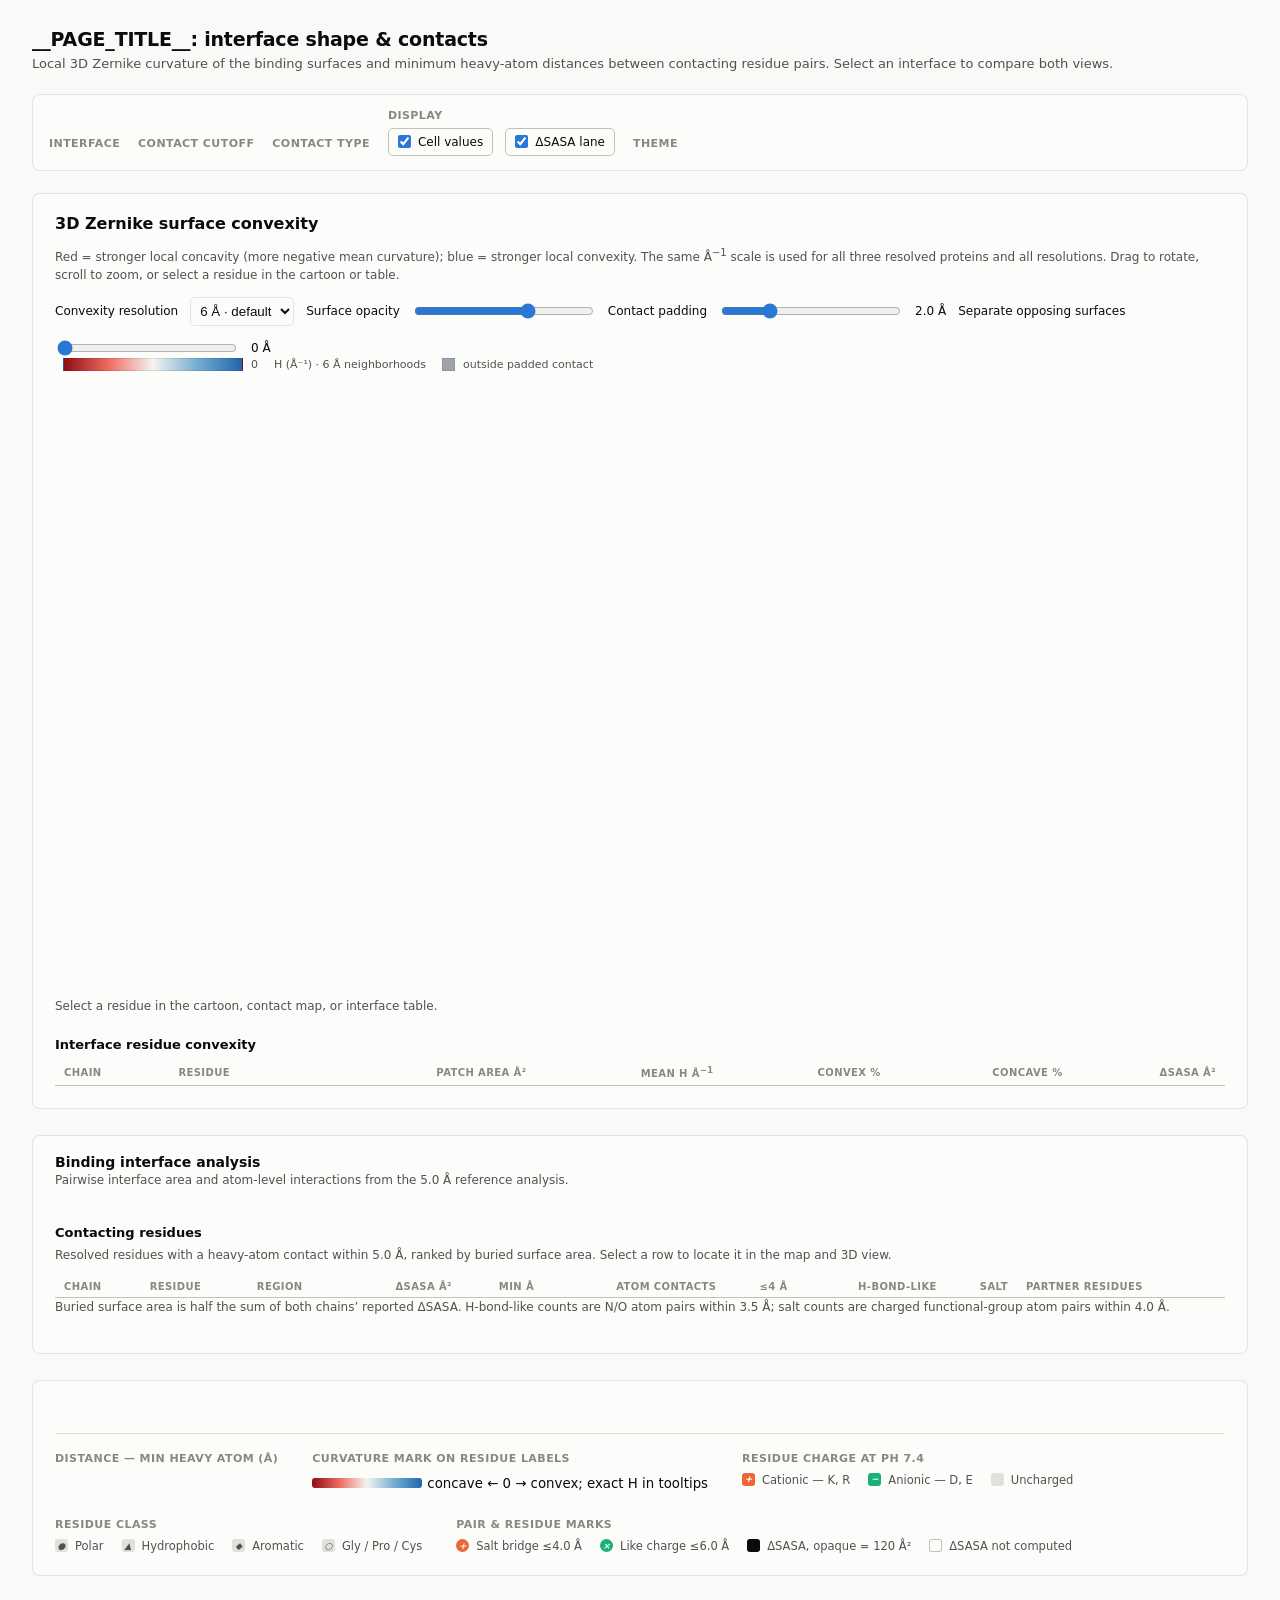
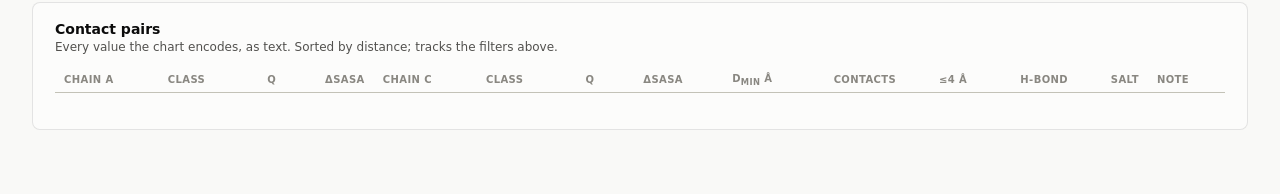
<file: standalone/contact_map_template.html>
<!DOCTYPE html>
<!--
  Template for contact_map.py. Pair data, whole-protein Zernike meshes, PDB and NGL are inlined
  at generation time, so the combined page opens under file:// without fetches.
-->
<html lang="en">
<head>
<meta charset="utf-8">
<meta name="viewport" content="width=device-width, initial-scale=1">
<title>__PAGE_TITLE__ | surface convexity and contact maps</title>
<style>
  /* ---------------------------------------------------------------------------
     Palette. Every value is a documented step; both modes were validated with
     validate_palette.js against their own surface.

       distance -> sequential blue, 5 bins, --ordinal PASS in both modes
                   (dark is a re-selected step set with the anchor flipped,
                   not an automatic inversion of the light ramp)
       charge   -> diverging orange/aqua + neutral gray midpoint. Blue is spent
                   on distance, so the documented blue<->red pair is unavailable;
                   orange<->aqua is warm/cool, PASS in both modes (worst
                   all-pairs CVD dE 9.2 light / 9.4 dark, normal-vision 27.6 /
                   26.5). Light aqua sits at 2.74:1 -> WARN, relieved by the
                   visible +/- labels and the table view below the chart.
       AA class -> no hue. A monochrome shape, because no 5-hue set from the
                   documented palette clears the all-pairs floors in both modes
                   alongside the blue ramp.
     --------------------------------------------------------------------------- */
  .viz-root {
    color-scheme: light;
    --surface-1:   #fcfcfb;
    --surface-2:   #f4f4f1;   /* empty cell: the lattice, one step off surface */
    --page:        #f9f9f7;
    --text-1:      #0b0b0b;
    --text-2:      #52514e;
    --muted:       #898781;
    --gridline:    #e1e0d9;
    --axis:        #c3c2b7;
    --ring:        rgba(11, 11, 11, 0.10);

    --d0: #0d366b; --d1: #184f95; --d2: #256abf; --d3: #3987e5; --d4: #86b6ef;
    --pos: #eb6834; --neg: #1baf7a; --neutral: #e1e0d9;
    --focus: #2a78d6;
  }
  @media (prefers-color-scheme: dark) {
    :root:where(:not([data-theme="light"])) .viz-root {
      color-scheme: dark;
      --surface-1: #1a1a19; --surface-2: #232322; --page: #0d0d0d;
      --text-1: #ffffff; --text-2: #c3c2b7; --muted: #898781;
      --gridline: #2c2c2a; --axis: #383835; --ring: rgba(255, 255, 255, 0.10);
      --d0: #cde2fb; --d1: #86b6ef; --d2: #3987e5; --d3: #256abf; --d4: #184f95;
      --pos: #d95926; --neg: #199e70; --neutral: #2c2c2a;
      --focus: #3987e5;
    }
  }
  :root[data-theme="dark"] .viz-root {
    color-scheme: dark;
    --surface-1: #1a1a19; --surface-2: #232322; --page: #0d0d0d;
    --text-1: #ffffff; --text-2: #c3c2b7; --muted: #898781;
    --gridline: #2c2c2a; --axis: #383835; --ring: rgba(255, 255, 255, 0.10);
    --d0: #cde2fb; --d1: #86b6ef; --d2: #3987e5; --d3: #256abf; --d4: #184f95;
    --pos: #d95926; --neg: #199e70; --neutral: #2c2c2a;
    --focus: #3987e5;
  }

  * { box-sizing: border-box; }
  html, body { margin: 0; }
  body {
    font-family: system-ui, -apple-system, "Segoe UI", sans-serif;
    background: var(--page);
    color: var(--text-1);
  }
  .viz-root {
    background: var(--page);
    color: var(--text-1);
    padding: 28px 32px 64px;
    max-width: 1500px;
    margin: 0 auto;
  }

  h1 { font-size: 19px; font-weight: 600; margin: 0 0 4px; letter-spacing: -0.01em; }
  .sub { font-size: 13px; color: var(--text-2); margin: 0 0 2px; line-height: 1.5; }
  .meta { font-size: 12px; color: var(--muted); margin: 0 0 20px; }

  /* --- filter row: one row, above everything it scopes ---------------------- */
  .filters {
    display: flex; flex-wrap: wrap; align-items: flex-end; gap: 18px;
    padding: 14px 16px; margin-bottom: 22px;
    background: var(--surface-1);
    border: 1px solid var(--ring); border-radius: 8px;
  }
  .fgroup { display: flex; flex-direction: column; gap: 6px; }
  .fgroup > span {
    font-size: 11px; font-weight: 600; color: var(--muted);
    text-transform: uppercase; letter-spacing: 0.04em;
  }
  .seg { display: flex; gap: 2px; }
  .seg button {
    font: inherit; font-size: 12px; padding: 6px 11px;
    background: var(--surface-1); color: var(--text-2);
    border: 1px solid var(--axis); border-radius: 5px; cursor: pointer;
    font-variant-numeric: tabular-nums;
  }
  .seg button:first-child { border-top-right-radius: 0; border-bottom-right-radius: 0; }
  .seg button:last-child { border-top-left-radius: 0; border-bottom-left-radius: 0; }
  .seg button:not(:first-child):not(:last-child) { border-radius: 0; }
  .seg button[aria-pressed="true"] {
    background: var(--text-1); color: var(--surface-1); border-color: var(--text-1);
    font-weight: 600;
  }
  .seg button:hover:not([aria-pressed="true"]) { background: var(--surface-2); }
  .filters select, .filters .toggle {
    font: inherit; font-size: 12px; padding: 6px 9px;
    background: var(--surface-1); color: var(--text-1);
    border: 1px solid var(--axis); border-radius: 5px;
  }
  .toggle { display: flex; align-items: center; gap: 7px; cursor: pointer; }
  .toggle input { margin: 0; accent-color: var(--focus); }
  .count { font-size: 12px; color: var(--text-2); margin-left: auto; padding-bottom: 7px; }
  .count b { color: var(--text-1); font-variant-numeric: tabular-nums; }

  /* --- chart card ---------------------------------------------------------- */
  .card {
    background: var(--surface-1);
    border: 1px solid var(--ring); border-radius: 8px;
    padding: 20px 22px 22px; margin-bottom: 26px;
    overflow-x: auto;
  }
  .axis-title { font-size: 12px; font-weight: 600; color: var(--text-2); }
  .axis-title .chain { color: var(--muted); font-weight: 400; }

  #grid {
    display: grid;
    gap: 2px;                       /* the surface gap does the separating */
    --cell: 30px; --lane: 13px; --gut: 20px; --gap: 7px;
    margin-top: 6px;
  }
  #grid > * { position: relative; }

  .clabel, .rlabel {
    font-size: 10.5px; color: var(--text-2); font-variant-numeric: tabular-nums;
    display: flex; align-items: center; white-space: nowrap;
  }
  .clabel {
    writing-mode: vertical-rl; transform: rotate(180deg);
    justify-content: flex-start; padding-bottom: 3px; height: 74px;
  }
  .rlabel { justify-content: flex-end; padding-right: 5px; }
  .clabel.on, .rlabel.on { color: var(--text-1); font-weight: 600; }

  .lane {
    border-radius: 3px;
    display: flex; align-items: center; justify-content: center;
    font-size: 9px; line-height: 1; color: var(--text-2);
  }
  .lane.q-pos { background: var(--pos); color: #ffffff; }
  .lane.q-neg { background: var(--neg); color: #ffffff; }
  .lane.q-0   { background: var(--neutral); color: var(--text-2); }

  .sasa { border-radius: 3px; background: var(--text-1); }
  .sasa.none {
    background: transparent;
    box-shadow: inset 0 0 0 1px var(--axis);   /* unknown, not a measured zero */
  }

  .cell {
    border-radius: 4px; background: var(--surface-2);
    display: flex; align-items: center; justify-content: center;
    font-size: 9.5px; font-variant-numeric: tabular-nums; letter-spacing: -0.02em;
    color: transparent; cursor: default;
  }
  .cell.hit { cursor: pointer; }
  .cell.b0 { background: var(--d0); } .cell.b1 { background: var(--d1); }
  .cell.b2 { background: var(--d2); } .cell.b3 { background: var(--d3); }
  .cell.b4 { background: var(--d4); }
  .cell.ink-light { color: #ffffff; } .cell.ink-dark { color: #0b0b0b; }
  #grid.novals .cell { color: transparent !important; }
  .cell.hit:hover, .cell.hit.act { outline: 2px solid var(--text-1); outline-offset: 1px; }
  .cell:focus-visible { outline: 2px solid var(--focus); outline-offset: 2px; z-index: 3; }

  /* pairwise charge badge, corner-set with a surface ring so it reads on any bin */
  .badge {
    position: absolute; top: -3px; right: -3px;
    width: 12px; height: 12px; border-radius: 50%;
    display: flex; align-items: center; justify-content: center;
    font-size: 9px; font-weight: 700; line-height: 1;
    border: 2px solid var(--surface-1);
  }
  .badge.salt { background: var(--pos); color: #ffffff; }
  .badge.like { background: var(--neg); color: #ffffff; }

  /* Sequence discontinuity: a real spacer track carrying one recessive hairline.
     Done with grid tracks rather than a margin on the cells -- a margin inside a
     fixed 30px track shrinks the cell to 21px, which both crops the value and
     drops the hit target below the 24px minimum. */
  .gapline { background: var(--gridline); }
  /* In grid, justify-self is the column axis and align-self the row axis. */
  .gapline.v { width: 1px; justify-self: center; align-self: stretch; }
  .gapline.h { height: 1px; align-self: center; justify-self: stretch; }

  .bracket { display: flex; align-items: center; justify-content: center; }
  .bracket span {
    font-size: 9px; color: var(--muted); white-space: nowrap;
    text-transform: uppercase; letter-spacing: 0.05em;
  }
  .bracket.v {
    border-left: 1px solid var(--axis); border-radius: 2px 0 0 2px;
    margin: 1px 4px 1px 0; overflow: hidden;
  }
  .bracket.v span {
    writing-mode: vertical-rl; transform: rotate(180deg);
    max-height: 100%; overflow: hidden;
  }
  .bracket.h {
    border-bottom: 1px solid var(--axis); border-radius: 0 0 2px 2px;
    margin: 0 0 4px; align-items: flex-end; padding-bottom: 2px;
    overflow: hidden;
  }
  .bracket.h span { max-width: 100%; overflow: hidden; }

  /* --- legends ------------------------------------------------------------- */
  .legends {
    display: flex; flex-wrap: wrap; gap: 26px 34px;
    margin-top: 26px; padding-top: 18px; border-top: 1px solid var(--gridline);
  }
  .leg h3 {
    font-size: 11px; font-weight: 600; color: var(--muted); margin: 0 0 8px;
    text-transform: uppercase; letter-spacing: 0.04em;
  }
  .ramp { display: flex; align-items: flex-start; gap: 2px; }
  .ramp div { text-align: center; }
  .ramp i {
    display: block; width: 46px; height: 13px; border-radius: 3px;
  }
  .ramp small {
    display: block; font-size: 9.5px; color: var(--text-2); margin-top: 4px;
    font-variant-numeric: tabular-nums;
  }
  .keys { display: flex; flex-wrap: wrap; gap: 6px 18px; }
  .key { display: flex; align-items: center; gap: 7px; font-size: 11.5px; color: var(--text-2); }
  .key i {
    width: 13px; height: 13px; border-radius: 3px; flex: none;
    display: flex; align-items: center; justify-content: center;
    font-size: 9px; font-weight: 700; color: #ffffff;
  }
  .key i.shape { background: var(--neutral); color: var(--text-2); }
  .key i.dot { border-radius: 50%; }
  .key i.hollow { background: transparent; box-shadow: inset 0 0 0 1px var(--axis); }

  /* --- tooltip ------------------------------------------------------------- */
  #tip {
    position: fixed; z-index: 40; pointer-events: none; opacity: 0;
    transition: opacity .08s linear;
    background: var(--surface-1); color: var(--text-1);
    border: 1px solid var(--ring); border-radius: 8px;
    box-shadow: 0 6px 22px rgba(0, 0, 0, .16);
    padding: 12px 14px; min-width: 218px; max-width: 320px;
    font-size: 12px; line-height: 1.5;
  }
  #tip.on { opacity: 1; }
  #tip .val {
    font-size: 22px; font-weight: 600; letter-spacing: -0.02em; line-height: 1.1;
  }
  #tip .val small { font-size: 12px; font-weight: 400; color: var(--text-2); }
  #tip .pairline {
    display: flex; align-items: center; gap: 7px; margin-top: 9px;
    font-weight: 600; font-size: 13px;
  }
  #tip .pairline i {
    width: 11px; height: 11px; border-radius: 3px; flex: none;
    display: flex; align-items: center; justify-content: center;
    font-size: 8px; font-weight: 700; color: #ffffff;
  }
  #tip .who { color: var(--text-2); font-weight: 400; font-size: 11px; }
  #tip dl {
    margin: 10px 0 0; padding-top: 9px; border-top: 1px solid var(--gridline);
    display: grid; grid-template-columns: auto 1fr; gap: 3px 12px; font-size: 11.5px;
  }
  #tip dt { color: var(--text-2); }
  #tip dd { margin: 0; text-align: right; font-variant-numeric: tabular-nums; }

  /* --- table view: the twin, not a fallback -------------------------------- */
  .tablecard {
    background: var(--surface-1); border: 1px solid var(--ring); border-radius: 8px;
    padding: 18px 22px 22px;
  }
  .interface-card { margin-bottom: 26px; }
  .tablecard h2 { font-size: 14px; font-weight: 600; margin: 0 0 3px; }
  .tablecard h3 { font-size: 13px; margin: 22px 0 8px; }
  .tablecard p { font-size: 12px; color: var(--text-2); margin: 0 0 14px; }
  .scroll { max-height: 460px; overflow: auto; }
  table { border-collapse: collapse; width: 100%; font-size: 11.5px; }
  th, td {
    text-align: right; padding: 5px 9px; white-space: nowrap;
    border-bottom: 1px solid var(--gridline);
  }
  th {
    position: sticky; top: 0; background: var(--surface-1);
    font-size: 10px; font-weight: 600; color: var(--muted);
    text-transform: uppercase; letter-spacing: 0.04em; text-align: right;
    border-bottom: 1px solid var(--axis);
  }
  th:first-child, td:first-child, th.l, td.l { text-align: left; }
  td { color: var(--text-2); font-variant-numeric: tabular-nums; }
  td.res { color: var(--text-1); font-weight: 600; }
  tbody tr:hover td { background: var(--surface-2); }
  tbody tr.pick td { background: var(--surface-2); color: var(--text-1); }
  .note { font-size: 11.5px; color: var(--muted); margin-top: 16px; line-height: 1.6; }

  .surface-card {
    background: var(--surface-1); border: 1px solid var(--ring); border-radius: 8px;
    padding: 20px 22px 22px; margin-bottom: 26px;
  }
  .surface-card h2 { font-size: 16px; margin: 0 0 5px; }
  .surface-card h3 { font-size: 13px; margin: 22px 0 8px; }
  .surface-card p { color: var(--text-2); font-size: 12px; line-height: 1.55; }
  .surface-controls { display: flex; align-items: center; gap: 12px; flex-wrap: wrap; font-size: 12px; }
  .surface-controls input { width: 180px; accent-color: var(--focus); }
  .surface-controls select { background: var(--surface-1); color: var(--text-1); border: 1px solid var(--ring); border-radius: 5px; padding: 5px; }
  #surface-tip { position: fixed; z-index: 50; display: none; pointer-events: none;
    padding: 8px 10px; border: 1px solid var(--ring); border-radius: 6px;
    background: var(--surface-1); color: var(--text-1); box-shadow: 0 6px 18px rgba(0,0,0,.16);
    font-size: 12px; line-height: 1.45; white-space: nowrap; }
  #surface-tip.on { display: block; }
  .background-swatch { display: inline-block; width: 13px; height: 13px; background: #9da4ac;
    border: 1px solid var(--ring); vertical-align: -2px; margin-left: 8px; }
  .chain-toggles { display: flex; gap: 10px; flex-wrap: wrap; }
  .chain-toggles label { white-space: nowrap; }
  #surface-view canvas { display: block; }
  .surface-colorbar { display: flex; align-items: center; gap: 8px; font-size: 11px; color: var(--text-2); }
  .surface-colorbar .bar { width: 180px; height: 13px; background: linear-gradient(90deg,#8e0d13,#ef6a61,#f4f4f1,#74add1,#2166ac); border: 1px solid var(--ring); }
  .stats-grid { display: grid; grid-template-columns: repeat(3, minmax(0,1fr)); gap: 10px; margin-top: 16px; }
  .stat-card { border: 1px solid var(--gridline); border-radius: 6px; padding: 10px 12px; min-width: 0; }
  .stat-card strong { display: block; font-size: 12px; margin-bottom: 5px; }
  .stat-card span { display: block; font-size: 11.5px; color: var(--text-2); line-height: 1.5; }
  #surface-view { width: 100%; height: 570px; margin-top: 8px; }
  .curvature-key { display: inline-block; width: 110px; height: 10px; vertical-align: middle;
    border-radius: 3px; background: linear-gradient(90deg,#8e0d13,#ef6a61,#f4f4f1,#74add1,#2166ac); }
  #curvature-table tbody tr, #residue-tbody tr { cursor: pointer; }
  .cell.selected { outline: 2px solid var(--focus); outline-offset: 1px; }
  .rlabel.selected, .clabel.selected { color: var(--text-1); font-weight: 700; }
  @media (max-width: 720px) {
    .viz-root { padding: 16px 12px 40px; }
    .stats-grid { grid-template-columns: 1fr; }
    #surface-view { height: 430px; }
  }

  @media print {
    .filters, #tip { display: none; }
    .card { overflow: visible; }
    .scroll { max-height: none; }
  }

  /* Forced colors strips the fills, so distance and charge lose their channel.
     The backup is the ordered 45/135-degree texture: rotation steps with the
     distance bin, and the two charge poles take opposite arms. Never on by
     default -- only where hue has already failed. */
  @media (forced-colors: active) {
    .cell.hit {
      forced-color-adjust: none;
      background: Canvas; color: CanvasText;
      border: 1px solid CanvasText;
    }
    .cell.b0 { background: repeating-linear-gradient(45deg,  CanvasText 0 3px, Canvas 3px 5px); }
    .cell.b1 { background: repeating-linear-gradient(45deg,  CanvasText 0 2px, Canvas 2px 6px); }
    .cell.b2 { background: repeating-linear-gradient(45deg,  CanvasText 0 1px, Canvas 1px 7px); }
    .cell.b3 { background: repeating-linear-gradient(135deg, CanvasText 0 1px, Canvas 1px 8px); }
    .cell.b4 { background: Canvas; }
    .cell.hit { color: CanvasText; }
    .lane { forced-color-adjust: none; border: 1px solid CanvasText; }
    .lane.q-pos { background: repeating-linear-gradient(45deg,  CanvasText 0 2px, Canvas 2px 4px); }
    .lane.q-neg { background: repeating-linear-gradient(135deg, CanvasText 0 2px, Canvas 2px 4px); }
    .lane.q-0 { background: Canvas; }
    .badge { forced-color-adjust: none; background: Canvas; color: CanvasText; border-color: CanvasText; }
  }
</style>
</head>
<body>
<div class="viz-root">

  <h1>__PAGE_TITLE__: interface shape &amp; contacts</h1>
  <p class="sub">
    Local 3D Zernike curvature of the binding surfaces and minimum heavy-atom
    distances between contacting residue pairs. Select an interface to compare both views.
  </p>
  <p class="meta" id="meta"></p>

  <div class="filters">
    <div class="fgroup">
      <span>Interface</span>
      <div class="seg" id="f-pair" role="group" aria-label="Interface pair"></div>
    </div>
    <div class="fgroup">
      <span>Contact cutoff</span>
      <div class="seg" id="f-cut" role="group" aria-label="Contact cutoff"></div>
    </div>
    <div class="fgroup">
      <span>Contact type</span>
      <div class="seg" id="f-type" role="group" aria-label="Contact type"></div>
    </div>
    <div class="fgroup">
      <span>Display</span>
      <div style="display:flex; gap:12px; align-items:center;">
        <label class="toggle"><input type="checkbox" id="f-vals" checked> Cell values</label>
        <label class="toggle"><input type="checkbox" id="f-sasa" checked> &Delta;SASA lane</label>
      </div>
    </div>
    <div class="fgroup">
      <span>Theme</span>
      <div class="seg" id="f-theme" role="group" aria-label="Theme"></div>
    </div>
    <div class="count" id="count"></div>
  </div>

  <section class="surface-card" aria-labelledby="surface-heading">
    <h2 id="surface-heading">3D Zernike surface convexity</h2>
    <p>Red = stronger local concavity (more negative mean curvature); blue = stronger
      local convexity. The same Å<sup>&minus;1</sup> scale is used for all three resolved proteins and all resolutions.
      Drag to rotate, scroll to zoom, or select a residue in the cartoon or table.</p>
    <div class="surface-controls">
      <label for="resolution">Convexity resolution</label>
      <select id="resolution"><option value="4">4 Å · fine</option><option value="6" selected>6 Å · default</option><option value="8">8 Å · broad</option></select>
      <label for="surface-opacity">Surface opacity</label>
      <input id="surface-opacity" type="range" min="0" max="0.85" step="0.05" value="0.55">
      <label for="contact-padding">Contact padding</label>
      <input id="contact-padding" type="range" min="0" max="8" step="0.5" value="2">
      <output id="contact-padding-value" for="contact-padding">2.0 Å</output>
      <label for="separation">Separate opposing surfaces</label>
      <input id="separation" type="range" min="0" max="12" step="0.5" value="0">
      <output id="separation-value" for="separation">0 Å</output>
      <div class="chain-toggles" id="chain-toggles" aria-label="Chain visibility"></div>
    </div>
    <div class="surface-colorbar"><span id="color-min"></span><span class="bar" aria-hidden="true"></span><span>0</span><span id="color-max"></span><span id="colorbar-label">H (Å⁻¹) · 6 Å neighborhoods</span><span class="background-swatch" aria-hidden="true"></span><span>outside padded contact</span></div>
    <div id="protein-stats" class="stats-grid" aria-label="Whole-protein summaries"></div>
    <div id="pair-stats" class="stats-grid" aria-label="Selected interface summaries"></div>
    <div id="surface-view" role="img" aria-label="Interactive three-dimensional binding interface"></div>
    <div id="surface-tip" role="tooltip" aria-hidden="true"></div>
    <p class="note" id="selection-detail" aria-live="polite">Select a residue in the cartoon, contact map, or interface table.</p>
    <p class="note" id="surface-note"></p>
    <h3>Interface residue convexity</h3>
    <div class="scroll">
      <table id="curvature-table">
        <thead><tr><th class="l">chain</th><th class="l">residue</th><th>patch area Å²</th>
          <th>mean H Å<sup>&minus;1</sup></th><th>convex %</th><th>concave %</th><th>&Delta;SASA Å²</th></tr></thead>
        <tbody id="curvature-tbody"></tbody>
      </table>
    </div>
  </section>

  <section class="tablecard interface-card" aria-labelledby="interface-heading">
    <h2 id="interface-heading">Binding interface analysis</h2>
    <p>Pairwise interface area and atom-level interactions from the 5.0 Å reference analysis.</p>
    <div id="interface-stats" class="stats-grid" aria-label="Selected binding interface summary"></div>
    <h3>Contacting residues</h3>
    <p>Resolved residues with a heavy-atom contact within 5.0 Å, ranked by buried surface area. Select a row to locate it in the map and 3D view.</p>
    <div class="scroll">
      <table id="residue-table">
        <thead><tr>
          <th class="l">chain</th><th class="l">residue</th><th class="l">region</th>
          <th>&Delta;SASA Å²</th><th>min Å</th><th>atom contacts</th><th>&le;4 Å</th>
          <th>H-bond-like</th><th>salt</th><th class="l">partner residues</th>
        </tr></thead>
        <tbody id="residue-tbody"></tbody>
      </table>
    </div>
    <p class="note">Buried surface area is half the sum of both chains’ reported &Delta;SASA.
      H-bond-like counts are N/O atom pairs within 3.5 Å; salt counts are charged functional-group atom pairs within 4.0 Å.</p>
  </section>

  <div class="card">
    <div class="axis-title" id="col-axis-title"></div>
    <div id="grid" role="grid" aria-label="Residue contact map"></div>
    <p class="note" id="grid-empty" hidden>No contacts match the selected interface and filters.</p>
    <div class="axis-title" id="row-axis-title" style="margin-top:8px;"></div>

    <div class="legends">
      <div class="leg">
        <h3>Distance &mdash; min heavy atom (&Aring;)</h3>
        <div class="ramp" id="leg-dist"></div>
      </div>
      <div class="leg">
        <h3>Curvature mark on residue labels</h3>
        <span class="curvature-key" aria-hidden="true"></span>
        <small>concave &larr; 0 &rarr; convex; exact H in tooltips</small>
      </div>
      <div class="leg">
        <h3>Residue charge at pH 7.4</h3>
        <div class="keys">
          <span class="key"><i class="lane q-pos">+</i> Cationic &mdash; K, R</span>
          <span class="key"><i class="lane q-neg">&minus;</i> Anionic &mdash; D, E</span>
          <span class="key"><i class="lane q-0">&nbsp;</i> Uncharged</span>
        </div>
      </div>
      <div class="leg">
        <h3>Residue class</h3>
        <div class="keys">
          <span class="key"><i class="shape">&#9679;</i> Polar</span>
          <span class="key"><i class="shape">&#9650;</i> Hydrophobic</span>
          <span class="key"><i class="shape">&#9670;</i> Aromatic</span>
          <span class="key"><i class="shape">&#9675;</i> Gly / Pro / Cys</span>
        </div>
      </div>
      <div class="leg">
        <h3>Pair &amp; residue marks</h3>
        <div class="keys">
          <span class="key"><i class="dot" style="background:var(--pos)">+</i> Salt bridge &le;4.0&nbsp;&Aring;</span>
          <span class="key"><i class="dot" style="background:var(--neg)">&times;</i> Like charge &le;6.0&nbsp;&Aring;</span>
          <span class="key"><i style="background:var(--text-1)"></i> &Delta;SASA, opaque = 120&nbsp;&Aring;&sup2;</span>
          <span class="key"><i class="hollow"></i> &Delta;SASA not computed</span>
        </div>
      </div>
    </div>
  </div>

  <div class="tablecard">
    <h2>Contact pairs</h2>
    <p>
      Every value the chart encodes, as text. Sorted by distance; tracks the filters above.
    </p>
    <div class="scroll">
      <table>
        <thead><tr>
          <th class="l" id="head-row-chain">chain A</th><th class="l">class</th><th>q</th><th>&Delta;SASA</th>
          <th class="l" id="head-col-chain">chain C</th><th class="l">class</th><th>q</th><th>&Delta;SASA</th>
          <th>d<sub>min</sub> &Aring;</th><th>contacts</th><th>&le;4&nbsp;&Aring;</th>
          <th>H&#8209;bond</th><th>salt</th><th class="l">note</th>
        </tr></thead>
        <tbody id="tbody"></tbody>
      </table>
    </div>
    <p class="note" id="tnote"></p>
  </div>

  <div id="tip" role="tooltip" aria-hidden="true"></div>
</div>

<!-- __NGL_LICENSE__ -->
<script>__NGL_JS__</script>
<script>
"use strict";
const PAIRS = __PAYLOAD__;
const SURFACE = __SURFACE_DATA__;
const ANALYSIS = __ANALYSIS__;
const PAGE = __PAGE_DATA__;
const PDB_TEXT = __PDB_TEXT__;
let pairKey = "AC";
let DATA = PAIRS[pairKey];

/* Distance bins. Edges are inclusive at the top: d <= 3.0 is bin 0. */
const BINS = [3.0, 3.5, 4.0, 5.0, 6.0];
const BIN_LABEL = ["≤3.0", "3.0–3.5", "3.5–4.0", "4.0–5.0", "5.0–6.0"];
const SHAPE = { polar: "●", hyd: "▲", arom: "◆", spec: "○" };
const CLASS_NAME = {
  pos: "cationic", neg: "anionic", polar: "polar",
  hyd: "hydrophobic", arom: "aromatic", spec: "Gly/Pro/Cys",
};
const CUTOFFS = [4.5, 5.0, 6.0];
const TYPES = [
  ["all", "All"], ["tight", "≤4 Å"], ["hb", "H-bond"],
  ["sb", "Salt bridge"], ["like", "Like charge"],
];
const SASA_FULL = 120;   // dSASA at which the lane reaches full opacity

const state = { cut: DATA.cutoff, type: "all", vals: true, sasa: true };
let scaleKey = "6";
let selectedResidues = [];
const CURVATURE_COLORS = [
  [0, [142, 13, 19]], [0.25, [239, 106, 97]], [0.5, [244, 244, 241]],
  [0.75, [116, 173, 209]], [1, [33, 102, 172]],
];
function curvatureColor(h) {
  if (h == null || !Number.isFinite(h)) return "var(--axis)";
  const lim = SURFACE.report.color_limit_Ainv;
  const v = Math.max(0, Math.min(1, (h / lim + 1) / 2));
  let i = 0;
  while (i < CURVATURE_COLORS.length - 2 && v > CURVATURE_COLORS[i + 1][0]) i++;
  const [a, c1] = CURVATURE_COLORS[i], [b, c2] = CURVATURE_COLORS[i + 1];
  const t = (v - a) / (b - a);
  return `rgb(${c1.map((x, j) => Math.round(x + t * (c2[j] - x))).join(",")})`;
}
function interfaceCurvatureOf(chain, label) {
  return SURFACE.report.scales[scaleKey].interfaces[pairKey][chain].residues.find((r) => r.label === label);
}
function curvatureOf(chain, label) {
  return interfaceCurvatureOf(chain, label)
    || SURFACE.report.scales[scaleKey].proteins[chain].residues.find((r) => r.label === label);
}
function fmtH(h) { return h == null ? "n/a" : `${h >= 0 ? "+" : ""}${h.toFixed(3)} Å⁻¹`; }
function fmtPercent(x) { return x == null ? "n/a" : `${(100 * x).toFixed(1)}%`; }
function renderSelection() {
  grid.querySelectorAll(".rlabel,.clabel,.cell").forEach((el) => el.classList.remove("selected"));
  for (const key of selectedResidues) {
    const [chain, label] = key.split(":");
    if (chain === DATA.rowChain) {
      grid.querySelectorAll(".rlabel").forEach((el) => {
        if (DATA.rows[+el.dataset.data].label === label) el.classList.add("selected");
      });
    } else if (chain === DATA.colChain) {
      grid.querySelectorAll(".clabel").forEach((el) => {
        if (DATA.cols[+el.dataset.data].label === label) el.classList.add("selected");
      });
    }
  }
  grid.querySelectorAll(".cell.hit").forEach((el) => {
    const c = DATA.cells.find((x) => `${x.r}:${x.c}` === el.dataset.key);
    if (c && selectedResidues.some((key) => key === `${DATA.rowChain}:${DATA.rows[c.r].label}`
      || key === `${DATA.colChain}:${DATA.cols[c.c].label}`)) el.classList.add("selected");
  });
  document.querySelectorAll("#curvature-tbody tr").forEach((tr) =>
    tr.classList.toggle("pick", selectedResidues.includes(tr.dataset.residue)));
  document.querySelectorAll("#residue-tbody tr").forEach((tr) =>
    tr.classList.toggle("pick", selectedResidues.includes(tr.dataset.residue)));
}

const binOf = (d) => { for (let i = 0; i < BINS.length; i++) if (d <= BINS[i]) return i; return 4; };
const qGlyph = (q) => (q > 0 ? "⁺" : q < 0 ? "⁻" : "");
const labelOf = (r) => r.label + qGlyph(r.charge);

/* Ink on a filled cell flips on the bin's own luminance, so the scheme survives a
   ramp swap and both themes. */
function inkFor(bin) {
  const hex = getComputedStyle(document.querySelector(".viz-root"))
    .getPropertyValue("--d" + bin).trim();
  const m = hex.match(/^#?([0-9a-f]{6})$/i);
  if (!m) return "ink-light";
  const n = parseInt(m[1], 16);
  const lin = (c) => { c /= 255; return c <= 0.03928 ? c / 12.92 : Math.pow((c + 0.055) / 1.055, 2.4); };
  const L = 0.2126 * lin(n >> 16 & 255) + 0.7152 * lin(n >> 8 & 255) + 0.0722 * lin(n & 255);
  return L < 0.42 ? "ink-light" : "ink-dark";
}

function matches(c) {
  if (c.d > state.cut) return false;
  switch (state.type) {
    case "tight": return c.tight > 0;
    case "hb": return c.hb.length > 0;
    case "sb": return c.sb.length > 0;
    case "like": return c.like.length > 0 && c.sb.length === 0;
    default: return true;
  }
}

/* Filters shrink the set, they never recolour it: a cell keeps its distance bin
   whatever else is on screen. Axes re-derive from the surviving cells, so at 5.0 A
   the grid drops to 25 x 23. */
function slice() {
  const cells = DATA.cells.filter(matches);
  const rs = [...new Set(cells.map((c) => c.r))].sort((a, b) => a - b);
  const cs = [...new Set(cells.map((c) => c.c))].sort((a, b) => a - b);
  return { cells, rs, cs, ri: new Map(rs.map((v, i) => [v, i])), ci: new Map(cs.map((v, i) => [v, i])) };
}

/* Runs of consecutive visible entries sharing a bracket key. */
function runs(idx, keyOf) {
  const out = [];
  let i = 0;
  while (i < idx.length) {
    const k = keyOf(idx[i]);
    let j = i;
    while (j + 1 < idx.length && keyOf(idx[j + 1]) === k) j++;
    if (k) out.push({ key: k, from: i, to: j });
    i = j + 1;
  }
  return out;
}

const grid = document.getElementById("grid");
const tip = document.getElementById("tip");
let cur = null;                       // {r, c} of the roving tabindex
let cellAt = new Map();               // "r:c" -> element

function place(el, col, row, colSpan, rowSpan) {
  el.style.gridColumn = colSpan ? `${col} / span ${colSpan}` : String(col);
  el.style.gridRow = rowSpan ? `${row} / span ${rowSpan}` : String(row);
}

function render() {
  const S = slice();
  const nr = S.rs.length, nc = S.cs.length;
  document.getElementById("grid-empty").hidden = S.cells.length !== 0;
  document.getElementById("col-axis-title").textContent =
    `${DATA.colName} — chain ${DATA.colChain}, columns →`;
  document.getElementById("row-axis-title").textContent =
    `${DATA.rowName} — chain ${DATA.rowChain}, rows ↓`;
  document.getElementById("head-row-chain").textContent = DATA.rowName;
  document.getElementById("head-col-chain").textContent = DATA.colName;
  grid.setAttribute("aria-label", `${DATA.rowName} by ${DATA.colName} residue contact map`);
  document.getElementById("meta").textContent =
    `PDB ${DATA.pdb} · chain ${DATA.rowChain} (${DATA.rowName}) × chain ${DATA.colChain} `
    + `(${DATA.colName}) · ${DATA.rows.length} × ${DATA.cols.length} contacting residues `
    + `at ${DATA.cutoff.toFixed(1)} Å · wider gaps mark sequence gaps`;

  /* A sequence break gets its own narrow track rather than a margin on the cell:
     a margin inside a fixed --cell track shrinks the cell itself, which crops the
     value and drops the hit target below the 24px minimum. trackOf maps a data
     index to its grid line, skipping the inserted spacer tracks. */
  const rowBrk = new Set(), colBrk = new Set();
  S.rs.forEach((r, i) => { if (i > 0 && DATA.rows[r].resid - DATA.rows[S.rs[i - 1]].resid > 1) rowBrk.add(i); });
  S.cs.forEach((c, i) => { if (i > 0 && DATA.cols[c].resid - DATA.cols[S.cs[i - 1]].resid > 1) colBrk.add(i); });

  const lead = state.sasa ? 4 : 3;        // bracket | label | charge lane | [dSASA]
  const C0 = lead + 1, R0 = lead + 1;     // first data track
  const trackOf = (i, brk) => {
    let t = C0 + i;
    for (const b of brk) if (b <= i) t++;
    return t;
  };
  const tracks = (n, brk) => {
    const out = [];
    for (let i = 0; i < n; i++) {
      if (brk.has(i)) out.push("var(--gap)");
      out.push("var(--cell)");
    }
    return out.join(" ");
  };

  grid.style.gridTemplateColumns =
    `var(--gut) auto var(--lane) ${state.sasa ? "var(--lane) " : ""}${tracks(nc, colBrk)}`;
  grid.style.gridTemplateRows =
    `auto auto var(--lane) ${state.sasa ? "var(--lane) " : ""}${tracks(nr, rowBrk)}`;
  grid.classList.toggle("novals", !state.vals);

  grid.textContent = "";
  cellAt = new Map();
  const frag = document.createDocumentFragment();

  const add = (cls, text, col, row, colSpan, rowSpan) => {
    const el = document.createElement("div");
    el.className = cls;
    if (text) {
      const s = document.createElement("span");
      s.textContent = text;                   // untrusted labels: never innerHTML
      el.appendChild(s);
    }
    place(el, col, row, colSpan, rowSpan);
    frag.appendChild(el);
    return el;
  };

  // one recessive hairline per sequence break, spanning the whole data area
  for (const i of rowBrk) {
    add("gapline h", "", C0, trackOf(i, rowBrk) - 1, nc + colBrk.size, 1)
      .setAttribute("aria-hidden", "true");
  }
  for (const j of colBrk) {
    add("gapline v", "", trackOf(j, colBrk) - 1, R0, 1, nr + rowBrk.size)
      .setAttribute("aria-hidden", "true");
  }

  /* Brackets. A key can appear as several runs when other residues interleave
     (the D1 patch is split by D72/K73), so only the widest run of each key is
     labelled -- repeating "D1 patch" four times down the axis reads as four
     different patches. The narrower runs keep the bracket line, unlabelled. */
  const widest = (rr) => {
    const best = new Map();
    for (const r of rr) {
      const w = r.to - r.from;
      if (!best.has(r.key) || w > best.get(r.key)) best.set(r.key, w);
    }
    return (r) => r.to - r.from === best.get(r.key);
  };

  const rRuns = runs(S.rs, (r) => DATA.rows[r].element), rPick = widest(rRuns);
  for (const run of rRuns) {
    const a = trackOf(run.from, rowBrk), b = trackOf(run.to, rowBrk);
    add("bracket v", rPick(run) ? run.key : "", 1, a, 1, b - a + 1)
      .setAttribute("aria-hidden", "true");
  }
  const cRuns = runs(S.cs, (c) => DATA.cols[c].patch), cPick = widest(cRuns);
  for (const run of cRuns) {
    const a = trackOf(run.from, colBrk), b = trackOf(run.to, colBrk);
    add("bracket h", cPick(run) ? run.key + " patch" : "", a, 1, b - a + 1, 1)
      .setAttribute("aria-hidden", "true");
  }

  const laneCls = (e) =>
    `lane q-${e.charge > 0 ? "pos" : e.charge < 0 ? "neg" : "0"}`;
  const laneText = (e) => (e.charge ? qGlyph(e.charge) : SHAPE[e.cls]);
  const sasaTitle = (e) => (e.dsasa == null
    ? `ΔSASA not reported (${PAGE.analysis_file} lists 5.0 Å contacting residues)`
    : `ΔSASA ${e.dsasa} Å²`);

  // column axis
  S.cs.forEach((c, i) => {
    const e = DATA.cols[c], gc = trackOf(i, colBrk);
    const lab = add("clabel", labelOf(e), gc, 2);
    lab.dataset.c = i;
    lab.dataset.data = c;
    const curvature = curvatureOf(DATA.colChain, e.label);
    if (curvature?.mean_H_Ainv != null) {
      lab.style.boxShadow = `inset 0 -4px 0 ${curvatureColor(curvature.mean_H_Ainv)}`;
      lab.title = `Mean ${interfaceCurvatureOf(DATA.colChain, e.label) ? "interface" : "whole-surface"} curvature ${fmtH(curvature.mean_H_Ainv)}`;
    }
    add(laneCls(e), laneText(e), gc, 3).title =
      `${e.aa3} ${e.resid} — ${CLASS_NAME[e.cls]}`;
    if (state.sasa) {
      const s = add("sasa" + (e.dsasa == null ? " none" : ""), "", gc, 4);
      if (e.dsasa != null) s.style.opacity = Math.max(0.08, Math.min(1, e.dsasa / SASA_FULL));
      s.title = sasaTitle(e);
    }
  });

  // row axis
  S.rs.forEach((r, i) => {
    const e = DATA.rows[r], gr = trackOf(i, rowBrk);
    const lab = add("rlabel", labelOf(e), 2, gr);
    lab.dataset.r = i;
    lab.dataset.data = r;
    const curvature = curvatureOf(DATA.rowChain, e.label);
    if (curvature?.mean_H_Ainv != null) {
      lab.style.boxShadow = `inset 4px 0 0 ${curvatureColor(curvature.mean_H_Ainv)}`;
      lab.title = `Mean ${interfaceCurvatureOf(DATA.rowChain, e.label) ? "interface" : "whole-surface"} curvature ${fmtH(curvature.mean_H_Ainv)}`;
    }
    add(laneCls(e), laneText(e), 3, gr).title =
      `${e.aa3} ${e.resid} — ${CLASS_NAME[e.cls]}`
      + (e.also_other ? `; also buries against ${e.also_other}` : "");
    if (state.sasa) {
      const s = add("sasa" + (e.dsasa == null ? " none" : ""), "", 4, gr);
      if (e.dsasa != null) s.style.opacity = Math.max(0.08, Math.min(1, e.dsasa / SASA_FULL));
      s.title = sasaTitle(e);
    }
  });

  // cells -- the whole lattice, so the empty positions read as "measured, far apart"
  const byPos = new Map(S.cells.map((c) => [`${c.r}:${c.c}`, c]));
  for (let i = 0; i < nr; i++) {
    for (let j = 0; j < nc; j++) {
      const c = byPos.get(`${S.rs[i]}:${S.cs[j]}`);
      const el = add("cell", "", trackOf(j, colBrk), trackOf(i, rowBrk));
      el.setAttribute("role", "gridcell");
      el.tabIndex = -1;
      el.dataset.r = i; el.dataset.c = j;
      cellAt.set(`${i}:${j}`, el);

      const rE = DATA.rows[S.rs[i]], cE = DATA.cols[S.cs[j]];
      if (!c) {
        el.setAttribute("aria-label", `${rE.label} ${cE.label}: no contact`);
        continue;
      }
      const b = binOf(c.d);
      el.classList.add("hit", "b" + b, inkFor(b));
      el.textContent = c.d.toFixed(2);
      el.dataset.key = `${c.r}:${c.c}`;
      el.setAttribute("aria-label",
        `${rE.label} to ${cE.label}: ${c.d.toFixed(2)} angstrom, ${c.n} atom contacts`
        + (c.sb.length ? ", salt bridge" : "") + (c.hb.length ? `, ${c.hb.length} H-bond` : ""));

      if (c.sb.length || c.like.length) {
        const bd = document.createElement("div");
        bd.className = "badge " + (c.sb.length ? "salt" : "like");
        bd.textContent = c.sb.length ? "+" : "×";
        el.appendChild(bd);
      }
    }
  }
  grid.appendChild(frag);

  /* Measure before keeping a bracket label: a run too short for its text drops the
     label and keeps the line, rather than showing a clipped "heli". Same rule as a
     value that will not fit inside its bar. The title attribute keeps it reachable. */
  for (const el of grid.querySelectorAll(".bracket")) {
    const s = el.querySelector("span");
    if (!s) continue;
    const vertical = el.classList.contains("v");
    const room = vertical ? el.clientHeight : el.clientWidth;
    const need = vertical ? s.scrollHeight : s.scrollWidth;
    if (need > room - 2) {
      el.title = s.textContent;
      s.remove();
    }
  }

  if (!cur || !cellAt.has(`${cur.r}:${cur.c}`)) cur = nr && nc ? { r: 0, c: 0 } : null;
  if (cur) cellAt.get(`${cur.r}:${cur.c}`).tabIndex = 0;

  renderTable(S);
  renderSelection();
  document.getElementById("count").innerHTML =
    `<b>${S.cells.length}</b> pairs &middot; <b>${nr}</b> ${DATA.rowName} &times; <b>${nc}</b> ${DATA.colName} residues`;
}

function renderTable(S) {
  const tb = document.getElementById("tbody");
  tb.textContent = "";
  const frag = document.createDocumentFragment();
  for (const c of S.cells) {
    const r = DATA.rows[c.r], k = DATA.cols[c.c];
    const tr = document.createElement("tr");
    tr.dataset.key = `${c.r}:${c.c}`;
    const notes = [];
    if (c.sb.length) notes.push("salt bridge");
    if (c.like.length && !c.sb.length) notes.push("like charge");
    if (c.hb.length) notes.push(c.hb.map((h) => `${h[0]}·${h[1]} ${h[2]}Å`).join(", "));
    const cells = [
      [labelOf(r), "res l"], [CLASS_NAME[r.cls], "l"],
      [r.charge > 0 ? "+1" : r.charge < 0 ? "−1" : "0", ""],
      [r.dsasa == null ? "–" : r.dsasa.toFixed(1), ""],
      [labelOf(k), "res l"], [CLASS_NAME[k.cls], "l"],
      [k.charge > 0 ? "+1" : k.charge < 0 ? "−1" : "0", ""],
      [k.dsasa == null ? "–" : k.dsasa.toFixed(1), ""],
      [c.d.toFixed(2), "res"], [String(c.n), ""], [String(c.tight), ""],
      [String(c.hb.length), ""], [String(c.sb.length), ""], [notes.join("; ") || "–", "l"],
    ];
    for (const [txt, cls] of cells) {
      const td = document.createElement("td");
      if (cls) td.className = cls;
      td.textContent = txt;                   // untrusted labels: never innerHTML
      tr.appendChild(td);
    }
    frag.appendChild(tr);
  }
  tb.appendChild(frag);
  if (!S.cells.length) {
    const tr = document.createElement("tr");
    const td = document.createElement("td");
    td.colSpan = 14;
    td.textContent = "No contacts match the selected interface and filters.";
    tr.appendChild(td);
    tb.appendChild(tr);
  }

  const noD = new Set();
  for (const c of S.cells) {
    if (DATA.rows[c.r].dsasa == null) noD.add(DATA.rows[c.r].label);
    if (DATA.cols[c.c].dsasa == null) noD.add(DATA.cols[c.c].label);
  }
  document.getElementById("tnote").textContent =
    `ΔSASA is read from ${PAGE.analysis_file}, which reports 5.0 Å contacting residues; `
    + `cutoff; ${noD.size} residue(s) in this slice have none and show “–” `
    + `rather than a zero. Salt bridges and like-charge pairs are detected between `
    + `charged functional-group atoms (Asp OD1/OD2, Glu OE1/OE2, Lys NZ, Arg NE/NH1/NH2, `
    + `His ND1/NE2), never from the residue-level distance.`;
}

/* --- tooltip: values lead, labels follow; same on hover and keyboard focus --- */
function showTip(el) {
  const c = DATA.cells.find((x) => `${x.r}:${x.c}` === el.dataset.key);
  if (!c) return hideTip();
  const r = DATA.rows[c.r], k = DATA.cols[c.c];
  tip.textContent = "";

  const v = document.createElement("div");
  v.className = "val";
  v.textContent = c.d.toFixed(2);
  const u = document.createElement("small"); u.textContent = " Å min heavy atom";
  v.appendChild(u);
  tip.appendChild(v);

  for (const [e, who, chain] of [
    [r, `${DATA.rowName}${r.element ? " · " + r.element : ""}${r.patch ? " · " + r.patch + " patch" : ""}`, DATA.rowChain],
    [k, `${DATA.colName}${k.element ? " · " + k.element : ""}${k.patch ? " · " + k.patch + " patch" : ""}`, DATA.colChain],
  ]) {
    const line = document.createElement("div");
    line.className = "pairline";
    const sw = document.createElement("i");
    sw.className = `lane q-${e.charge > 0 ? "pos" : e.charge < 0 ? "neg" : "0"}`;
    sw.textContent = e.charge ? qGlyph(e.charge) : SHAPE[e.cls];
    line.appendChild(sw);
    const nm = document.createElement("span");
    nm.textContent = `${e.aa3} ${e.resid}`;
    line.appendChild(nm);
    const wh = document.createElement("span");
    wh.className = "who";
    wh.textContent = `${who} · ${CLASS_NAME[e.cls]}`
      + (e.dsasa == null ? "" : ` · ΔSASA ${e.dsasa} Å²`)
      + (curvatureOf(chain, e.label)?.mean_H_Ainv == null ? "" :
        ` · ${interfaceCurvatureOf(chain, e.label) ? "interface" : "whole-surface"} H ${fmtH(curvatureOf(chain, e.label).mean_H_Ainv)}`);
    line.appendChild(wh);
    tip.appendChild(line);
  }

  const dl = document.createElement("dl");
  const row = (a, b) => {
    const dt = document.createElement("dt"); dt.textContent = a;
    const dd = document.createElement("dd"); dd.textContent = b;
    dl.append(dt, dd);
  };
  row("Atom contacts ≤6 Å", String(c.n));
  row("Tight ≤4 Å", String(c.tight));
  if (c.hb.length) row("H-bonds", c.hb.map((h) => `${h[0]}·${h[1]} ${h[2]}Å`).join(", "));
  if (c.sb.length) row("Salt bridge", c.sb.map((s) => `${s[0]}·${s[1]} ${s[2]}Å`).join(", "));
  if (c.like.length && !c.sb.length) row("Like charge", c.like.map((s) => `${s[0]}·${s[1]} ${s[2]}Å`).join(", "));
  if (r.also_other) row("Note", `${DATA.rowName} residue also buries against ${r.also_other}`);
  if (k.also_other) row("Note", `${DATA.colName} residue also buries against ${k.also_other}`);
  tip.appendChild(dl);

  tip.classList.add("on");
  tip.setAttribute("aria-hidden", "false");
  const b = el.getBoundingClientRect(), t = tip.getBoundingClientRect();
  let x = b.right + 12, y = b.top - 8;
  if (x + t.width > innerWidth - 8) x = b.left - t.width - 12;
  if (y + t.height > innerHeight - 8) y = innerHeight - t.height - 8;
  tip.style.left = Math.max(8, x) + "px";
  tip.style.top = Math.max(8, y) + "px";

  grid.querySelectorAll(".on").forEach((n) => n.classList.remove("on"));
  grid.querySelector(`.rlabel[data-r="${el.dataset.r}"]`)?.classList.add("on");
  grid.querySelector(`.clabel[data-c="${el.dataset.c}"]`)?.classList.add("on");
  el.classList.add("act");
}
function hideTip() {
  tip.classList.remove("on");
  tip.setAttribute("aria-hidden", "true");
  grid.querySelectorAll(".on").forEach((n) => n.classList.remove("on"));
  grid.querySelectorAll(".act").forEach((n) => n.classList.remove("act"));
}

grid.addEventListener("pointerover", (e) => {
  const el = e.target.closest(".cell");
  if (el && el.classList.contains("hit")) showTip(el); else hideTip();
});
grid.addEventListener("pointerleave", hideTip);
function chooseContact(c) {
  selectedResidues = [
    `${DATA.rowChain}:${DATA.rows[c.r].label}`,
    `${DATA.colChain}:${DATA.cols[c.c].label}`,
  ];
  renderSelection();
  renderSurface();
}
grid.addEventListener("click", (e) => {
  const el = e.target.closest(".cell.hit");
  if (!el) return;
  const c = DATA.cells.find((x) => `${x.r}:${x.c}` === el.dataset.key);
  if (c) chooseContact(c);
});
document.getElementById("tbody").addEventListener("click", (e) => {
  const tr = e.target.closest("tr[data-key]");
  if (!tr) return;
  const c = DATA.cells.find((x) => `${x.r}:${x.c}` === tr.dataset.key);
  if (c) chooseContact(c);
});
grid.addEventListener("focusin", (e) => {
  const el = e.target.closest(".cell");
  if (!el) return;
  cur = { r: +el.dataset.r, c: +el.dataset.c };
  if (el.classList.contains("hit")) showTip(el); else hideTip();
});
grid.addEventListener("focusout", hideTip);

/* Roving tabindex: one stop for the whole matrix, arrows to traverse. */
grid.addEventListener("keydown", (e) => {
  if (!cur) return;
  if (e.key === "Enter" || e.key === " ") {
    const el = e.target.closest(".cell.hit");
    if (el) {
      const c = DATA.cells.find((x) => `${x.r}:${x.c}` === el.dataset.key);
      if (c) { e.preventDefault(); chooseContact(c); }
    }
    return;
  }
  const nr = grid.querySelectorAll(".rlabel").length, nc = grid.querySelectorAll(".clabel").length;
  let { r, c } = cur;
  switch (e.key) {
    case "ArrowUp": r--; break;
    case "ArrowDown": r++; break;
    case "ArrowLeft": c--; break;
    case "ArrowRight": c++; break;
    case "Home": c = 0; break;
    case "End": c = nc - 1; break;
    default: return;
  }
  r = Math.max(0, Math.min(nr - 1, r));
  c = Math.max(0, Math.min(nc - 1, c));
  const next = cellAt.get(`${r}:${c}`);
  if (!next) return;
  e.preventDefault();
  cellAt.get(`${cur.r}:${cur.c}`).tabIndex = -1;
  next.tabIndex = 0;
  next.focus();
});

/* --- Zernike surface and numeric summaries -------------------------------- */
const surfacePlot = document.getElementById("surface-view");
const stage = new NGL.Stage(surfacePlot, {backgroundColor: "#f7f7f5", sampleLevel: 0});
const cartoonColors = {A: "#dfaa25", B: "#36a58b", C: "#8b70c7"};
const visibleChains = {A: true, B: true, C: true};
const structureComponents = {}, cartoonReps = {}, meshComponents = {}, meshReps = {};
let markerComponents = [];
let meshesInstalled = false;
let meshColorKey = null;
const aa3to1 = {ALA:"A",ARG:"R",ASN:"N",ASP:"D",CYS:"C",GLN:"Q",GLU:"E",
  GLY:"G",HIS:"H",ILE:"I",LEU:"L",LYS:"K",MET:"M",PHE:"F",PRO:"P",
  SER:"S",THR:"T",TRP:"W",TYR:"Y",VAL:"V"};
function summaryCard(host, heading, values) {
  const card = document.createElement("div");
  card.className = "stat-card";
  const title = document.createElement("strong");
  title.textContent = heading;
  card.appendChild(title);
  for (const value of values) {
    const line = document.createElement("span");
    line.textContent = value;
    card.appendChild(line);
  }
  host.appendChild(card);
}
function renderInterfaceAnalysis() {
  const analysis = ANALYSIS[pairKey];
  const host = document.getElementById("interface-stats");
  host.textContent = "";
  const pairCount = DATA.cells.filter((c) => c.d <= 5.0).length;
  const counts = Object.fromEntries([...pairKey].map((chain) =>
    [chain, analysis.residues.filter((r) => r.chain === chain).length]));
  summaryCard(host, `${DATA.rowName} × ${DATA.colName}`, [
    `Buried surface area ${analysis.buried_surface_area_A2.toFixed(0)} Å²`,
    `${pairCount} contacting residue pairs at 5.0 Å`,
  ]);
  summaryCard(host, "Interface residues", [
    `${counts[DATA.rowChain]} ${DATA.rowName} residues`,
    `${counts[DATA.colChain]} ${DATA.colName} residues`,
    `${analysis.n_interface_residues} total`,
  ]);
  summaryCard(host, "Polar contacts", [
    `${analysis.n_hbond_like} H-bond-like atom pairs`,
    `${analysis.n_saltbridge} salt-bridge atom pairs`,
  ]);

  const tbody = document.getElementById("residue-tbody");
  tbody.textContent = "";
  const metadata = new Map();
  for (const entry of DATA.rows) metadata.set(`${DATA.rowChain}:${entry.label}`, entry);
  for (const entry of DATA.cols) metadata.set(`${DATA.colChain}:${entry.label}`, entry);
  const fragment = document.createDocumentFragment();
  for (const r of analysis.residues) {
    const tr = document.createElement("tr");
    tr.dataset.residue = `${r.chain}:${r.label}`;
    tr.tabIndex = 0;
    const detail = metadata.get(tr.dataset.residue);
    const name = r.chain === DATA.rowChain ? DATA.rowName : DATA.colName;
    const region = detail?.element || (detail?.patch ? `${detail.patch} patch` : "–");
    tr.setAttribute("aria-label", `${name} ${r.label}, ΔSASA ${r.dSASA} square angstroms`);
    for (const [value, cls] of [
      [`${name} (${r.chain})`, "l"], [r.label, "res l"], [region, "l"],
      [r.dSASA.toFixed(1), ""], [r.min_dist.toFixed(2), ""],
      [String(r.n_contacts), ""], [String(r.n_tight), ""],
      [String(r.n_hbond), ""], [String(r.n_saltbridge), ""],
      [r.partners.join(", "), "l"],
    ]) {
      const td = document.createElement("td");
      if (cls) td.className = cls;
      td.textContent = value;
      tr.appendChild(td);
    }
    fragment.appendChild(tr);
  }
  tbody.appendChild(fragment);
  renderSelection();
}
document.getElementById("residue-tbody").addEventListener("click", (event) => {
  const row = event.target.closest("tr[data-residue]");
  if (!row) return;
  selectedResidues = [row.dataset.residue];
  renderSelection();
  renderSurface();
});
document.getElementById("residue-tbody").addEventListener("keydown", (event) => {
  if (event.key !== "Enter" && event.key !== " ") return;
  const row = event.target.closest("tr[data-residue]");
  if (row) { event.preventDefault(); row.click(); }
});
function renderStats() {
  const proteinHost = document.getElementById("protein-stats");
  proteinHost.textContent = "";
  for (const chain of ["A", "B", "C"]) {
    const s = SURFACE.report.scales[scaleKey].proteins[chain];
    summaryCard(proteinHost, `${s.name} · whole resolved surface`, [
      `Surface area ${s.area_A2.toFixed(1)} Å²`,
      `Mean H ${fmtH(s.mean_H_Ainv)}`,
      `Convex ${fmtPercent(s.convex_fraction)} · concave ${fmtPercent(s.concave_fraction)}`,
    ]);
  }
  const pairHost = document.getElementById("pair-stats");
  pairHost.textContent = "";
  for (const chain of pairKey) {
    const s = SURFACE.report.scales[scaleKey].interfaces[pairKey][chain];
    summaryCard(pairHost, `${s.name} · ${pairKey} face`, [
      `Patch area ${s.area_A2.toFixed(1)} Å²`,
      `Mean H ${fmtH(s.mean_H_Ainv)}`,
      `Convex ${fmtPercent(s.convex_fraction)} · concave ${fmtPercent(s.concave_fraction)}`,
    ]);
  }
  const sideA = SURFACE.report.scales[scaleKey].interfaces[pairKey][pairKey[0]];
  const sideB = SURFACE.report.scales[scaleKey].interfaces[pairKey][pairKey[1]];
  summaryCard(pairHost, "Reference interface area", [
    `${((sideA.reference_dSASA_A2 + sideB.reference_dSASA_A2) / 2).toFixed(0)} Å² from ΔSASA`,
    `Mesh patches: ${sideA.area_A2.toFixed(0)} / ${sideB.area_A2.toFixed(0)} Å²`,
    "Areas are computed by independent methods.",
  ]);
  document.getElementById("surface-note").textContent =
    `PDB ${PAGE.pdb.replace(".pdb", "")} (${PAGE.resolution.toFixed(2)} Å resolution). Protein heavy atoms only; waters, glycans, and `
    + `unresolved residues are excluded. A 1.4 Å probe defines the surface; a ${scaleKey} Å `
    + `neighborhood and order-6 3D Zernike fit define H. Convex means both principal `
    + `curvatures > +0.02 Å⁻¹; concave means both < −0.02 Å⁻¹. Colors clip at `
    + `±${SURFACE.report.color_limit_Ainv.toFixed(3)} Å⁻¹ for display; numeric values do not. `
    + `Contact padding changes only the colored display, not interface areas or statistics. `
    + `The separation slider moves cartoons and surfaces for viewing only; measurements use the crystal coordinates.`;
  renderCurvatureTable();
  renderInterfaceAnalysis();
}
function renderCurvatureTable() {
  const tbody = document.getElementById("curvature-tbody");
  tbody.textContent = "";
  const rows = [];
  for (const chain of pairKey) {
    const mapEntries = chain === DATA.rowChain ? DATA.rows : DATA.cols;
    const sasa = new Map(mapEntries.map((r) => [r.label, r.dsasa]));
    for (const item of SURFACE.report.scales[scaleKey].interfaces[pairKey][chain].residues) {
      rows.push({chain, name: SURFACE.report.scales[scaleKey].interfaces[pairKey][chain].name,
                 item, dsasa: sasa.get(item.label)});
    }
  }
  rows.sort((a, b) => b.item.area_A2 - a.item.area_A2);
  for (const r of rows) {
    const tr = document.createElement("tr");
    tr.dataset.residue = `${r.chain}:${r.item.label}`;
    tr.tabIndex = 0;
    tr.setAttribute("aria-label", `${r.name} ${r.item.label}, mean curvature ${fmtH(r.item.mean_H_Ainv)}`);
    for (const val of [r.name, r.item.label, r.item.area_A2.toFixed(1),
      fmtH(r.item.mean_H_Ainv), fmtPercent(r.item.convex_fraction),
      fmtPercent(r.item.concave_fraction), r.dsasa == null ? "–" : r.dsasa.toFixed(1)]) {
      const td = document.createElement("td");
      td.textContent = val;
      tr.appendChild(td);
    }
    tbody.appendChild(tr);
  }
  renderSelection();
}
document.getElementById("curvature-tbody").addEventListener("click", (e) => {
  const tr = e.target.closest("tr[data-residue]");
  if (!tr) return;
  selectedResidues = [tr.dataset.residue];
  renderSelection();
  renderSurface();
});
document.getElementById("curvature-tbody").addEventListener("keydown", (e) => {
  if (e.key === "Enter" || e.key === " ") {
    const tr = e.target.closest("tr[data-residue]");
    if (tr) { e.preventDefault(); tr.click(); }
  }
});

function meshColors(chain) {
  const mesh = SURFACE.meshes[chain], h = mesh.h[scaleKey];
  const colors = new Float32Array(h.length * 3);
  const lim = SURFACE.report.color_limit_Ainv;
  const partner = [...pairKey].find((c) => c !== chain);
  const distance = pairKey.includes(chain) ? mesh.contact_distance_dA[partner] : null;
  const padding = +document.getElementById("contact-padding").value * 10;
  const grey = [157 / 255, 164 / 255, 172 / 255];
  for (let i = 0; i < h.length; i++) {
    if (!distance || distance[i] > padding) {
      for (let k = 0; k < 3; k++) colors[3 * i + k] = grey[k];
      continue;
    }
    const v = Math.max(0, Math.min(1, (h[i] / lim + 1) / 2));
    let j = 0;
    while (j < CURVATURE_COLORS.length - 2 && v > CURVATURE_COLORS[j + 1][0]) j++;
    const [a, c1] = CURVATURE_COLORS[j], [b, c2] = CURVATURE_COLORS[j + 1];
    const t = (v - a) / (b - a);
    for (let k = 0; k < 3; k++) colors[3 * i + k] = (c1[k] + t * (c2[k] - c1[k])) / 255;
  }
  return colors;
}
function installMeshes() {
  if (meshesInstalled) return;
  for (const chain of ["A", "B", "C"]) {
    const mesh = SURFACE.meshes[chain];
    const shape = new NGL.Shape(`surface-${chain}`);
    shape.addMesh(mesh.position, meshColors(chain), mesh.index, undefined,
      `${SURFACE.report.scales[scaleKey].proteins[chain].name} surface`);
    meshComponents[chain] = stage.addComponentFromObject(shape);
    meshReps[chain] = meshComponents[chain].addRepresentation("buffer", {
      opacity: 0.55, side: "double", metalness: 0, roughness: 1,
    });
  }
  meshesInstalled = true;
  meshColorKey = `${pairKey}:${scaleKey}:${document.getElementById("contact-padding").value}`;
}
function updateMeshColors() {
  const key = `${pairKey}:${scaleKey}:${document.getElementById("contact-padding").value}`;
  if (key === meshColorKey) return;
  for (const chain of ["A", "B", "C"]) {
    meshComponents[chain].object.bufferList[0].setAttributes({color: meshColors(chain)});
  }
  meshColorKey = key;
}
function selectedSummary() {
  const detail = document.getElementById("selection-detail");
  if (!selectedResidues.length) {
    detail.textContent = "Select a residue in the cartoon, contact map, or interface table.";
    return;
  }
  detail.textContent = selectedResidues.map((key) => {
    const [chain, label] = key.split(":");
    const whole = SURFACE.report.scales[scaleKey].proteins[chain].residues.find((r) => r.label === label);
    const patch = SURFACE.report.scales[scaleKey].interfaces[pairKey][chain]?.residues.find((r) => r.label === label);
    const name = SURFACE.report.scales[scaleKey].proteins[chain].name;
    if (!whole) return `${name} ${label}: no surface vertices assigned`;
    return `${name} ${label}: whole-surface H ${fmtH(whole.mean_H_Ainv)}, ${whole.area_A2.toFixed(1)} Å²`
      + (patch ? `; ${pairKey} contact patch H ${fmtH(patch.mean_H_Ainv)}, ${patch.area_A2.toFixed(1)} Å²`
               : `; no ${pairKey} contact patch`);
  }).join("  |  ");
}
function updateMarkers() {
  for (const comp of markerComponents) stage.removeComponent(comp);
  markerComponents = [];
  for (const key of selectedResidues) {
    const [chain, label] = key.split(":");
    const residue = SURFACE.report.scales[scaleKey].proteins[chain].residues.find((r) => r.label === label);
    if (!residue) continue;
    const shape = new NGL.Shape(`selected-${key}`);
    shape.addSphere(residue.centroid, [1, 0.78, 0.08], 1.9, `${chain}:${label}`);
    const comp = stage.addComponentFromObject(shape);
    comp.addRepresentation("buffer", {opacity: 1});
    comp.userChain = chain;
    markerComponents.push(comp);
  }
}
function renderSurface() {
  const separation = +document.getElementById("separation").value;
  document.getElementById("separation-value").value = `${separation.toFixed(1)} Å`;
  const limit = SURFACE.report.color_limit_Ainv;
  document.getElementById("color-min").textContent = `−${limit.toFixed(3)}`;
  document.getElementById("color-max").textContent = `+${limit.toFixed(3)}`;
  document.getElementById("colorbar-label").textContent = `H (Å⁻¹) · ${scaleKey} Å neighborhoods`;
  document.getElementById("contact-padding-value").value =
    `${(+document.getElementById("contact-padding").value).toFixed(1)} Å`;
  selectedSummary();
  if (hoverHit) showSurfaceTip(hoverHit);
  if (Object.keys(structureComponents).length !== 3) return;
  installMeshes();
  updateMeshColors();
  const direction = SURFACE.report.pair_directions[pairKey];
  const opacity = +document.getElementById("surface-opacity").value;
  for (const chain of ["A", "B", "C"]) {
    const side = pairKey.indexOf(chain);
    const shift = side < 0 ? 0 : (side === 0 ? -1 : 1) * separation / 2;
    const position = direction.map((v) => v * shift);
    structureComponents[chain].setPosition(position);
    meshComponents[chain].setPosition(position);
    structureComponents[chain].setVisibility(visibleChains[chain]);
    meshComponents[chain].setVisibility(visibleChains[chain]);
    cartoonReps[chain].setParameters({opacity: side < 0 ? 0.30 : 1});
    meshReps[chain].setParameters({opacity: side < 0 ? opacity * 0.28 : opacity});
  }
  updateMarkers();
  for (const comp of markerComponents) {
    const chain = comp.userChain, side = pairKey.indexOf(chain);
    const shift = side < 0 ? 0 : (side === 0 ? -1 : 1) * separation / 2;
    comp.setPosition(direction.map((v) => v * shift));
    comp.setVisibility(visibleChains[chain]);
  }
  stage.viewer.requestRender();
}
function initViewer() {
  const source = new Blob([PDB_TEXT], {type: "text/plain"});
  Promise.all(["A", "B", "C"].map(async (chain) => {
    const comp = await stage.loadFile(source, {ext: "pdb", name: `${PAGE.pdb} chain ${chain}`});
    structureComponents[chain] = comp;
    cartoonReps[chain] = comp.addRepresentation("cartoon", {
      sele: `:${chain}`, color: cartoonColors[chain], opacity: 1, quality: "medium",
    });
  })).then(() => {
    stage.autoView();
    renderSurface();
  }).catch((err) => {
    document.getElementById("surface-note").textContent = `NGL could not load the inline PDB: ${err}`;
    console.error(err);
  });
}
const surfaceTip = document.getElementById("surface-tip");
let pointer = null;
let hoverHit = null;
function placeSurfaceTip() {
  if (!pointer) return;
  const x = Math.min(pointer.x + 16, window.innerWidth - surfaceTip.offsetWidth - 12);
  const y = Math.min(pointer.y + 16, window.innerHeight - surfaceTip.offsetHeight - 12);
  surfaceTip.style.left = `${Math.max(8, x)}px`;
  surfaceTip.style.top = `${Math.max(8, y)}px`;
}
function hideSurfaceTip() {
  hoverHit = null;
  surfaceTip.classList.remove("on");
  surfaceTip.setAttribute("aria-hidden", "true");
}
function showSurfaceTip(hit) {
  hit.h = SURFACE.meshes[hit.chain].h[scaleKey][hit.vertex];
  const name = SURFACE.report.scales[scaleKey].proteins[hit.chain].name;
  surfaceTip.textContent = `${name} · chain ${hit.chain} · ${hit.label} · local H ${fmtH(hit.h)}`;
  surfaceTip.classList.add("on");
  surfaceTip.setAttribute("aria-hidden", "false");
  placeSurfaceTip();
}
surfacePlot.addEventListener("pointermove", (event) => {
  pointer = {x: event.clientX, y: event.clientY};
  if (hoverHit) placeSurfaceTip();
});
surfacePlot.addEventListener("pointerleave", () => { pointer = null; hideSurfaceTip(); });

function surfaceHit(pick) {
  if (pick?.type !== "mesh" || !pick.component?.name?.startsWith("surface-")) return null;
  const chain = pick.component.name.slice(-1);
  if (!visibleChains[chain]) return null;
  // NGL's mesh picking ID is the index of the picked surface vertex.
  const vertex = pick.pid;
  const mesh = SURFACE.meshes[chain];
  if (!Number.isInteger(vertex) || vertex < 0 || vertex >= mesh.residue.length) return null;
  return {chain, vertex, label: mesh.residue[vertex], h: mesh.h[scaleKey][vertex]};
}
stage.signals.hovered.add((pick) => {
  const hit = surfaceHit(pick);
  if (!hit) return hideSurfaceTip();
  hoverHit = hit;
  showSurfaceTip(hit);
});
stage.signals.clicked.add((pick) => {
  const atom = pick?.atom;
  let key = null;
  if (atom && visibleChains[atom.chainname] && atom.resname in aa3to1) {
    key = `${atom.chainname}:${aa3to1[atom.resname]}${atom.resno}`;
  } else {
    const hit = surfaceHit(pick);
    if (hit) key = `${hit.chain}:${hit.label}`;
  }
  if (!key) return;
  selectedResidues = [key];
  renderSelection();
  renderSurface();
});
document.getElementById("separation").addEventListener("input", renderSurface);
document.getElementById("surface-opacity").addEventListener("input", renderSurface);
document.getElementById("contact-padding").addEventListener("input", renderSurface);
document.getElementById("resolution").addEventListener("change", (e) => {
  scaleKey = e.target.value;
  renderStats();
  render();
  renderSurface();
});
const chainToggles = document.getElementById("chain-toggles");
for (const chain of ["A", "B", "C"]) {
  const label = document.createElement("label");
  const check = document.createElement("input");
  check.type = "checkbox"; check.checked = true;
  check.addEventListener("change", () => { visibleChains[chain] = check.checked; renderSurface(); });
  label.append(check, ` ${chain} ${SURFACE.report.scales["6"].proteins[chain].name}`);
  chainToggles.appendChild(label);
}

/* --- controls ------------------------------------------------------------- */
function segment(host, items, get, set) {
  host.textContent = "";
  for (const [val, text] of items) {
    const b = document.createElement("button");
    b.type = "button";
    b.textContent = text;
    b.setAttribute("aria-pressed", String(get() === val));
    b.addEventListener("click", () => {
      set(val);
      host.querySelectorAll("button").forEach((x, i) =>
        x.setAttribute("aria-pressed", String(items[i][0] === get())));
      hideTip();
      render();
    });
    host.appendChild(b);
  }
}

segment(document.getElementById("f-pair"),
  Object.entries(PAIRS).map(([pair, data]) => [pair, `${data.rowName} × ${data.colName}`]),
  () => pairKey, (v) => {
    pairKey = v;
    DATA = PAIRS[v];
    cur = null;
    renderStats();
    renderSurface();
  });
segment(document.getElementById("f-cut"),
  CUTOFFS.map((v) => [v, v.toFixed(1) + " Å"]),
  () => state.cut, (v) => { state.cut = v; });
segment(document.getElementById("f-type"), TYPES,
  () => state.type, (v) => { state.type = v; });

const themeItems = [["light", "Light"], ["dark", "Dark"], ["auto", "Auto"]];
let theme = "auto";
segment(document.getElementById("f-theme"), themeItems, () => theme, (v) => {
  theme = v;
  if (v === "auto") document.documentElement.removeAttribute("data-theme");
  else document.documentElement.setAttribute("data-theme", v);
});

document.getElementById("f-vals").addEventListener("change", (e) => {
  state.vals = e.target.checked; render();
});
document.getElementById("f-sasa").addEventListener("change", (e) => {
  state.sasa = e.target.checked; render();
});

const legDist = document.getElementById("leg-dist");
BIN_LABEL.forEach((t, i) => {
  const d = document.createElement("div");
  const sw = document.createElement("i");
  sw.style.background = `var(--d${i})`;
  const s = document.createElement("small");
  s.textContent = t;
  d.append(sw, s);
  legDist.appendChild(d);
});

renderStats();
render();
renderSurface();
initViewer();
new MutationObserver(() => { render(); renderSurface(); }).observe(document.documentElement, {
  attributes: true, attributeFilter: ["data-theme"],
});
</script>
</body>
</html>
</file>
